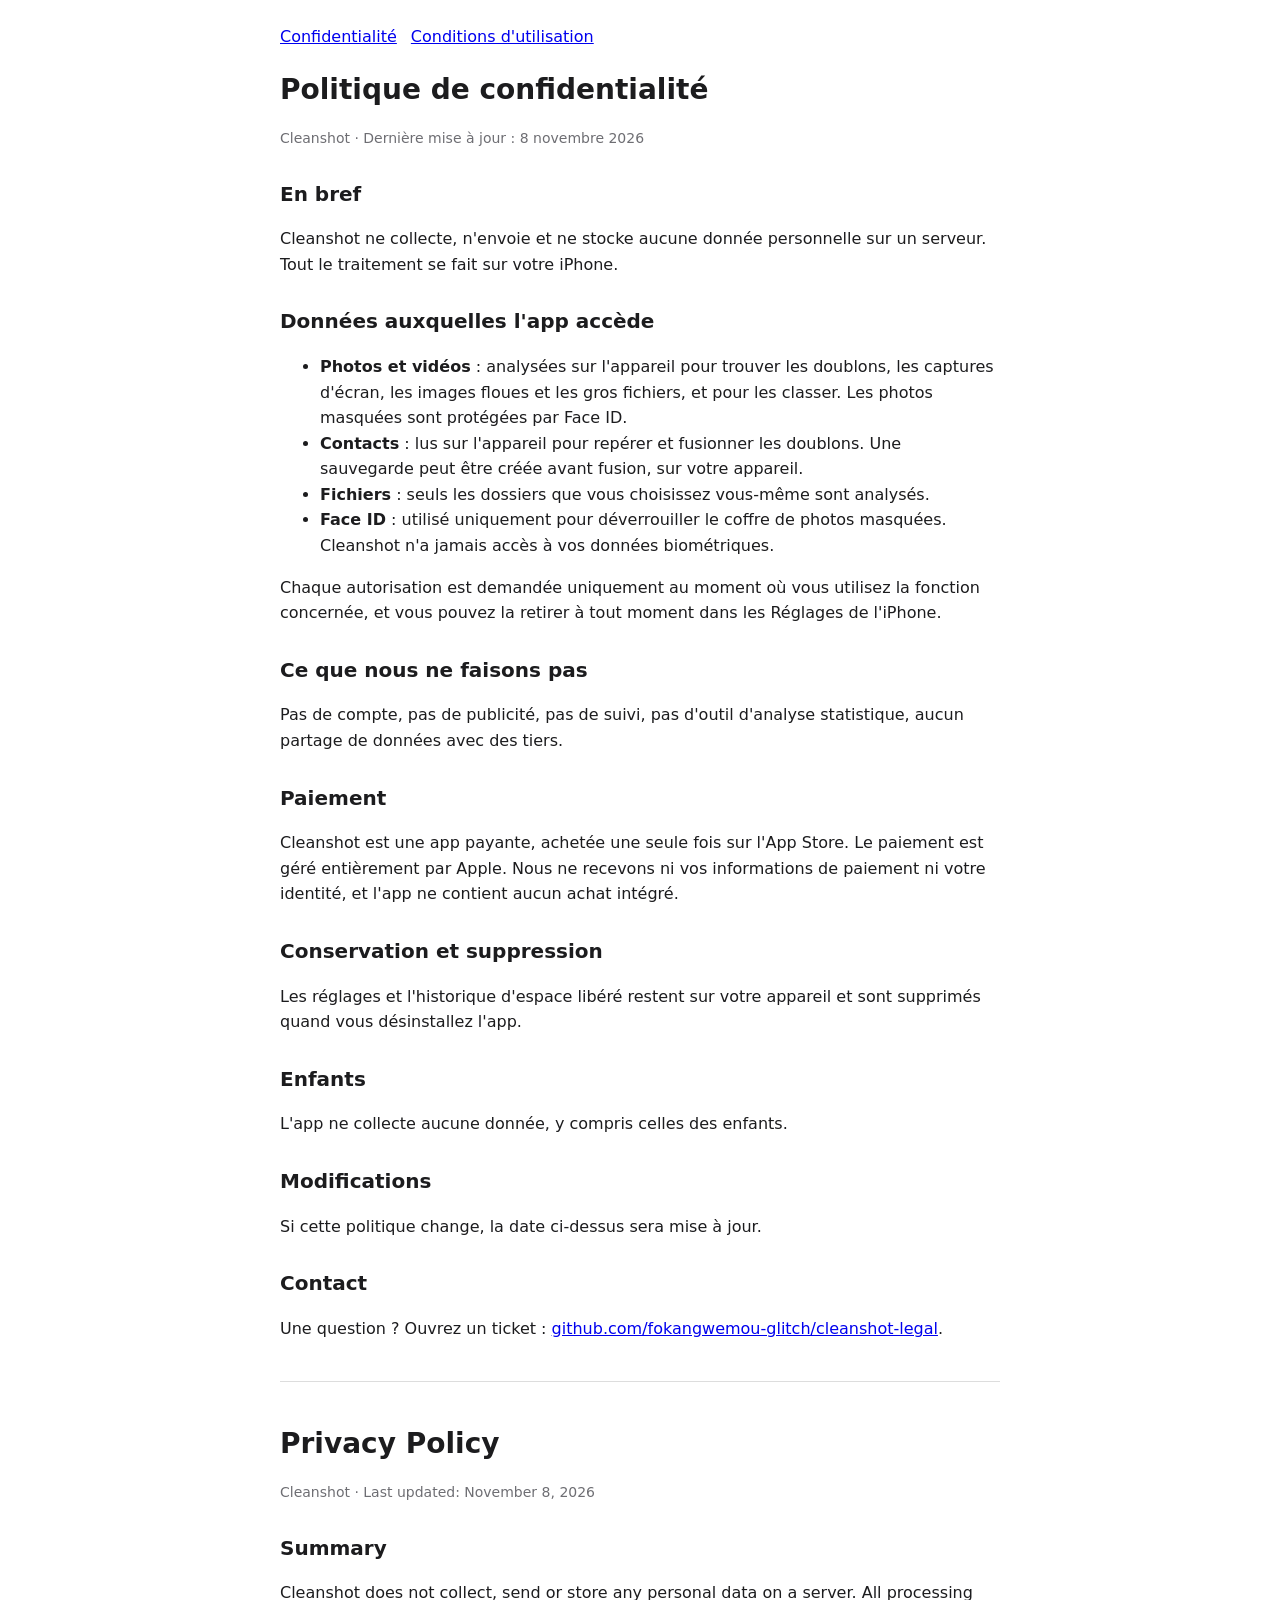
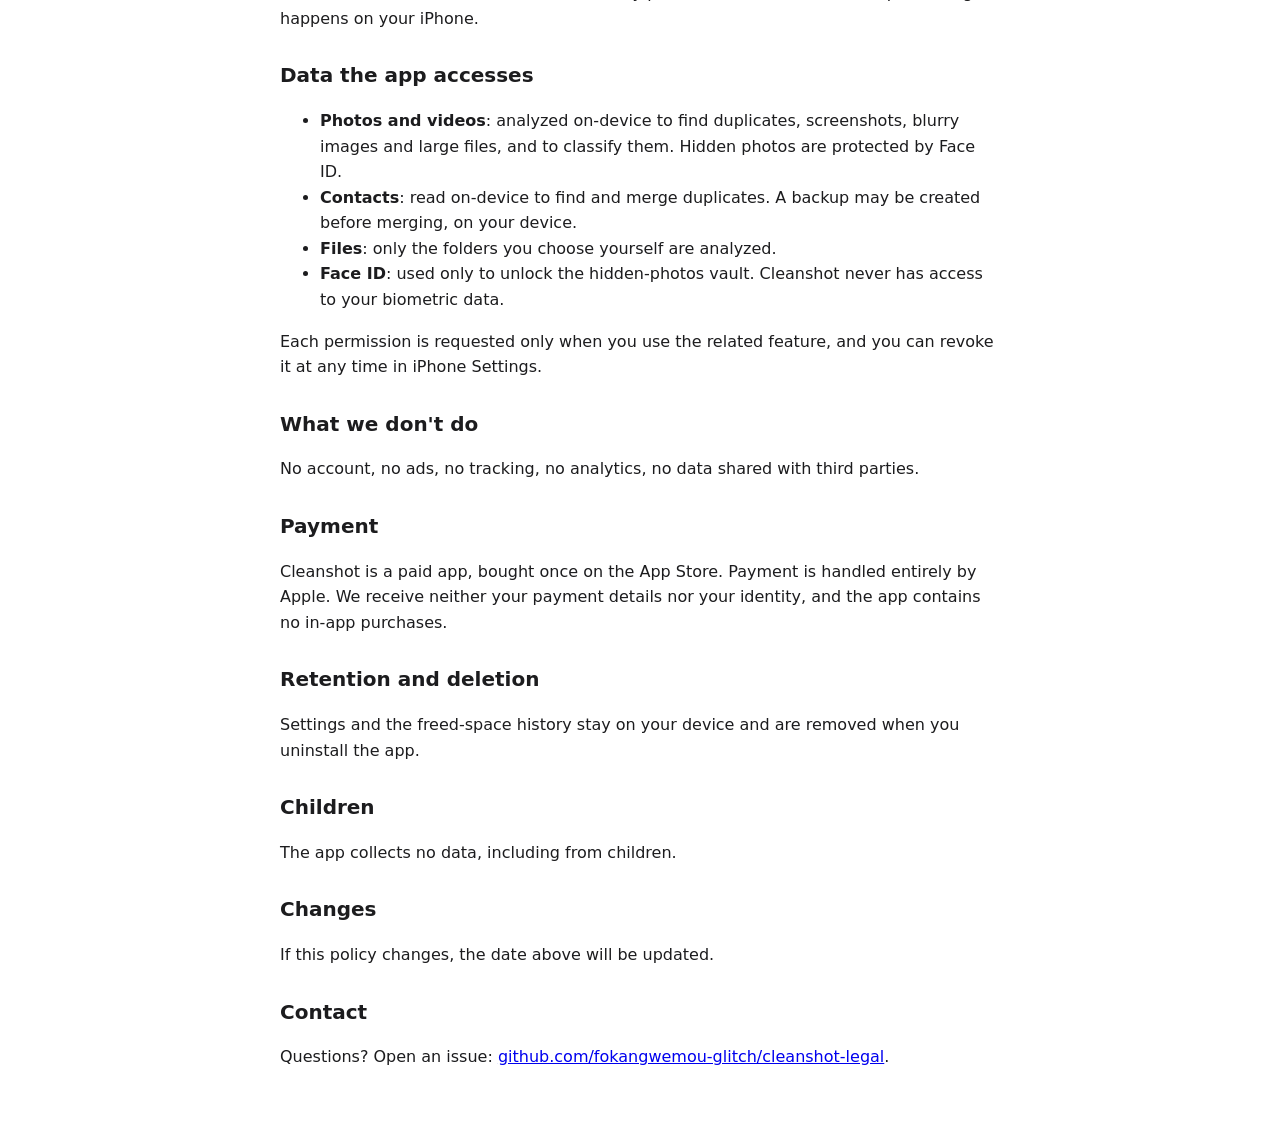
<file: privacy.html>
<!doctype html><html lang="fr"><head><meta charset="utf-8"><meta name="viewport" content="width=device-width,initial-scale=1"><title>Cleanshot – Politique de confidentialité</title><link rel="stylesheet" href="style.css"></head><body>
<nav><a href="privacy.html">Confidentialité</a><a href="terms.html">Conditions d'utilisation</a></nav>
<h1>Politique de confidentialité</h1><p class="d">Cleanshot · Dernière mise à jour : 8 novembre 2026</p>
<h2>En bref</h2><p>Cleanshot ne collecte, n'envoie et ne stocke aucune donnée personnelle sur un serveur. Tout le traitement se fait sur votre iPhone.</p>
<h2>Données auxquelles l'app accède</h2>
<ul><li><b>Photos et vidéos</b> : analysées sur l'appareil pour trouver les doublons, les captures d'écran, les images floues et les gros fichiers, et pour les classer. Les photos masquées sont protégées par Face ID.</li>
<li><b>Contacts</b> : lus sur l'appareil pour repérer et fusionner les doublons. Une sauvegarde peut être créée avant fusion, sur votre appareil.</li>
<li><b>Fichiers</b> : seuls les dossiers que vous choisissez vous-même sont analysés.</li>
<li><b>Face ID</b> : utilisé uniquement pour déverrouiller le coffre de photos masquées. Cleanshot n'a jamais accès à vos données biométriques.</li></ul>
<p>Chaque autorisation est demandée uniquement au moment où vous utilisez la fonction concernée, et vous pouvez la retirer à tout moment dans les Réglages de l'iPhone.</p>
<h2>Ce que nous ne faisons pas</h2><p>Pas de compte, pas de publicité, pas de suivi, pas d'outil d'analyse statistique, aucun partage de données avec des tiers.</p>
<h2>Paiement</h2><p>Cleanshot est une app payante, achetée une seule fois sur l'App Store. Le paiement est géré entièrement par Apple. Nous ne recevons ni vos informations de paiement ni votre identité, et l'app ne contient aucun achat intégré.</p>
<h2>Conservation et suppression</h2><p>Les réglages et l'historique d'espace libéré restent sur votre appareil et sont supprimés quand vous désinstallez l'app.</p>
<h2>Enfants</h2><p>L'app ne collecte aucune donnée, y compris celles des enfants.</p>
<h2>Modifications</h2><p>Si cette politique change, la date ci-dessus sera mise à jour.</p>
<h2>Contact</h2><p>Une question ? Ouvrez un ticket : <a href="https://github.com/fokangwemou-glitch/cleanshot-legal/issues">github.com/fokangwemou-glitch/cleanshot-legal</a>.</p>
<hr>
<h1>Privacy Policy</h1><p class="d">Cleanshot · Last updated: November 8, 2026</p>
<h2>Summary</h2><p>Cleanshot does not collect, send or store any personal data on a server. All processing happens on your iPhone.</p>
<h2>Data the app accesses</h2>
<ul><li><b>Photos and videos</b>: analyzed on-device to find duplicates, screenshots, blurry images and large files, and to classify them. Hidden photos are protected by Face ID.</li>
<li><b>Contacts</b>: read on-device to find and merge duplicates. A backup may be created before merging, on your device.</li>
<li><b>Files</b>: only the folders you choose yourself are analyzed.</li>
<li><b>Face ID</b>: used only to unlock the hidden-photos vault. Cleanshot never has access to your biometric data.</li></ul>
<p>Each permission is requested only when you use the related feature, and you can revoke it at any time in iPhone Settings.</p>
<h2>What we don't do</h2><p>No account, no ads, no tracking, no analytics, no data shared with third parties.</p>
<h2>Payment</h2><p>Cleanshot is a paid app, bought once on the App Store. Payment is handled entirely by Apple. We receive neither your payment details nor your identity, and the app contains no in-app purchases.</p>
<h2>Retention and deletion</h2><p>Settings and the freed-space history stay on your device and are removed when you uninstall the app.</p>
<h2>Children</h2><p>The app collects no data, including from children.</p>
<h2>Changes</h2><p>If this policy changes, the date above will be updated.</p>
<h2>Contact</h2><p>Questions? Open an issue: <a href="https://github.com/fokangwemou-glitch/cleanshot-legal/issues">github.com/fokangwemou-glitch/cleanshot-legal</a>.</p>
</body></html>
</file>
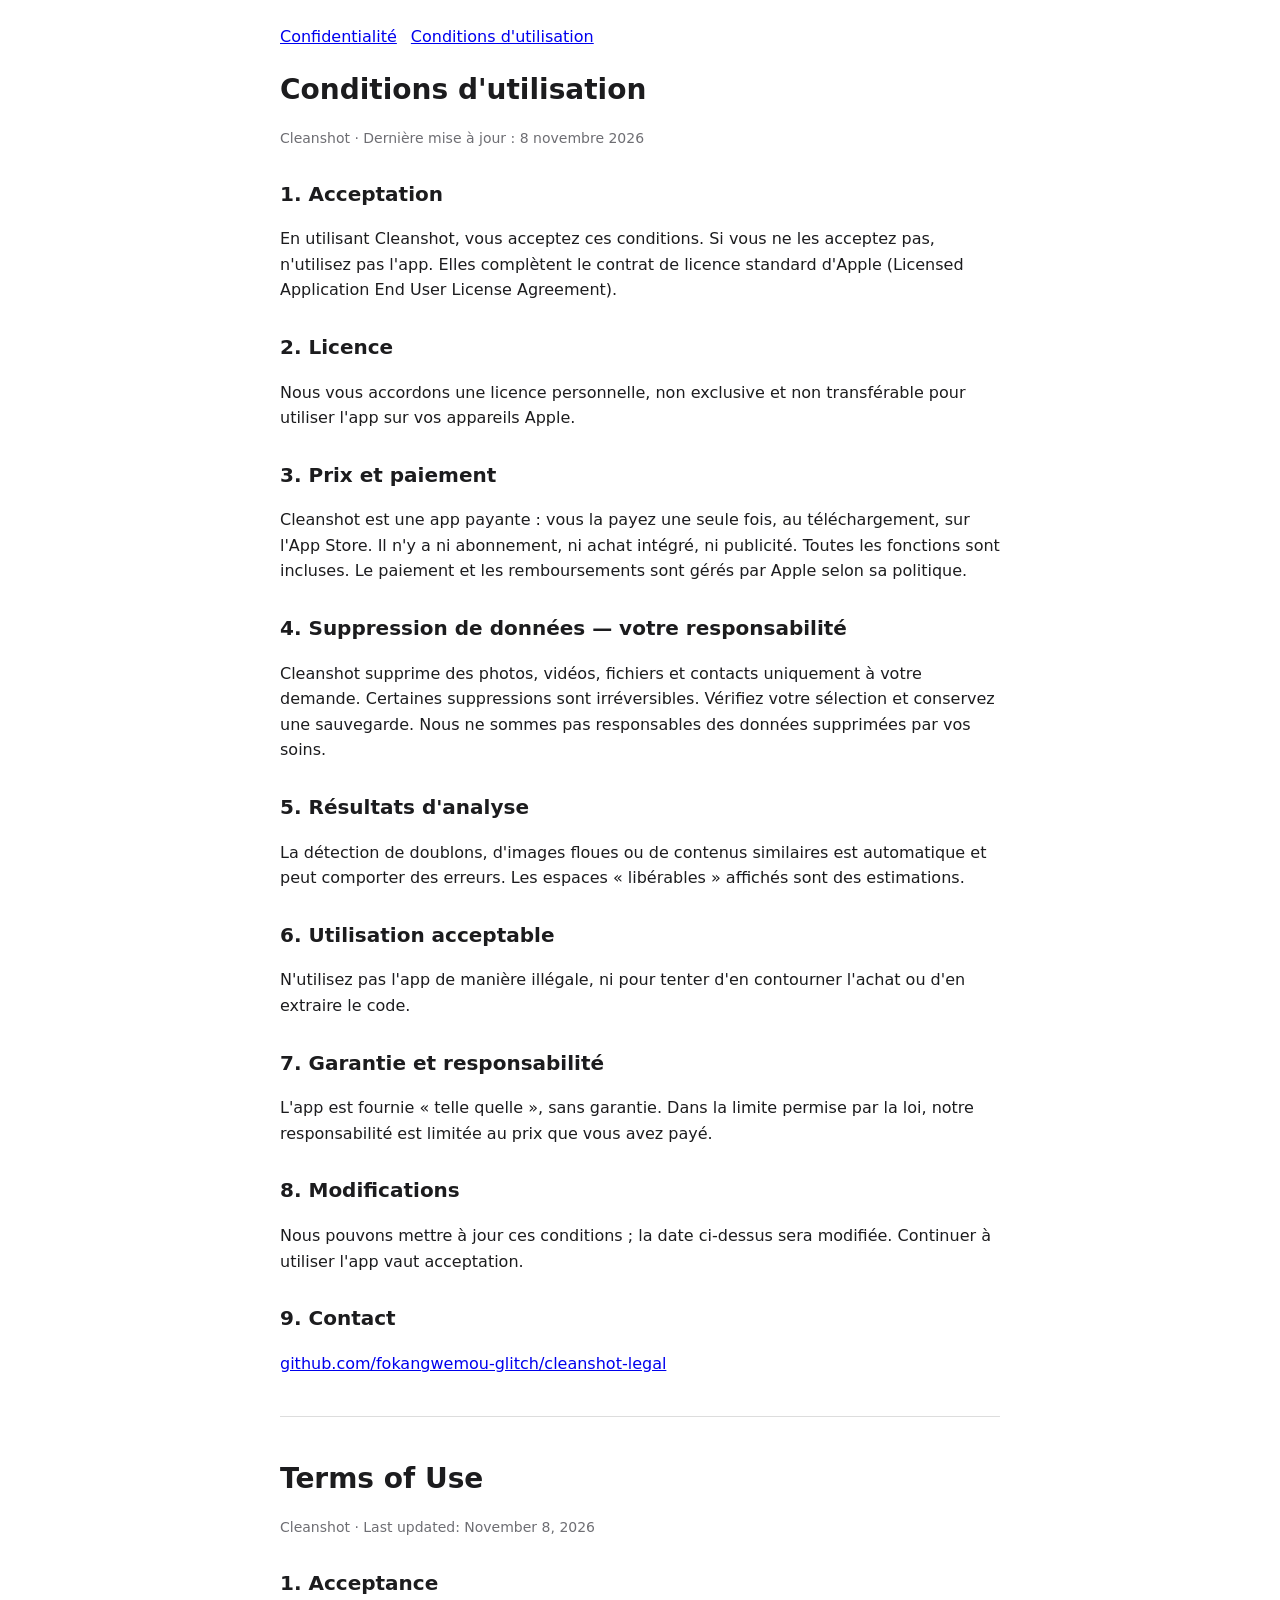
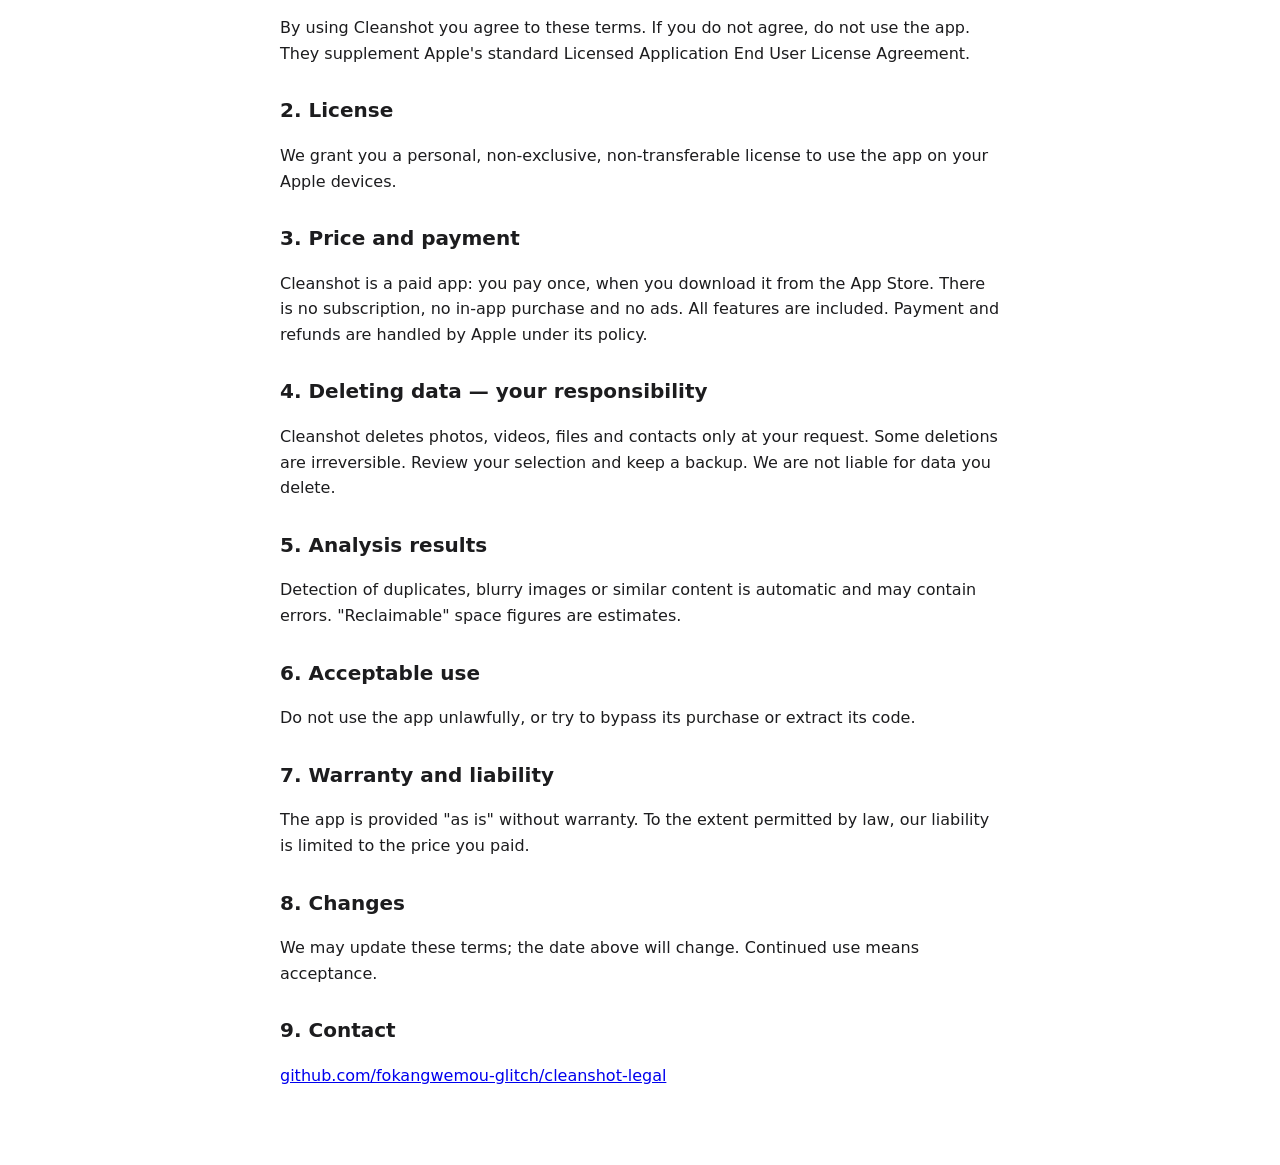
<file: terms.html>
<!doctype html><html lang="fr"><head><meta charset="utf-8"><meta name="viewport" content="width=device-width,initial-scale=1"><title>Cleanshot – Conditions d'utilisation</title><link rel="stylesheet" href="style.css"></head><body>
<nav><a href="privacy.html">Confidentialité</a><a href="terms.html">Conditions d'utilisation</a></nav>
<h1>Conditions d'utilisation</h1><p class="d">Cleanshot · Dernière mise à jour : 8 novembre 2026</p>
<h2>1. Acceptation</h2><p>En utilisant Cleanshot, vous acceptez ces conditions. Si vous ne les acceptez pas, n'utilisez pas l'app. Elles complètent le contrat de licence standard d'Apple (Licensed Application End User License Agreement).</p>
<h2>2. Licence</h2><p>Nous vous accordons une licence personnelle, non exclusive et non transférable pour utiliser l'app sur vos appareils Apple.</p>
<h2>3. Prix et paiement</h2><p>Cleanshot est une app payante : vous la payez une seule fois, au téléchargement, sur l'App Store. Il n'y a ni abonnement, ni achat intégré, ni publicité. Toutes les fonctions sont incluses. Le paiement et les remboursements sont gérés par Apple selon sa politique.</p>
<h2>4. Suppression de données — votre responsabilité</h2><p>Cleanshot supprime des photos, vidéos, fichiers et contacts uniquement à votre demande. Certaines suppressions sont irréversibles. Vérifiez votre sélection et conservez une sauvegarde. Nous ne sommes pas responsables des données supprimées par vos soins.</p>
<h2>5. Résultats d'analyse</h2><p>La détection de doublons, d'images floues ou de contenus similaires est automatique et peut comporter des erreurs. Les espaces « libérables » affichés sont des estimations.</p>
<h2>6. Utilisation acceptable</h2><p>N'utilisez pas l'app de manière illégale, ni pour tenter d'en contourner l'achat ou d'en extraire le code.</p>
<h2>7. Garantie et responsabilité</h2><p>L'app est fournie « telle quelle », sans garantie. Dans la limite permise par la loi, notre responsabilité est limitée au prix que vous avez payé.</p>
<h2>8. Modifications</h2><p>Nous pouvons mettre à jour ces conditions ; la date ci-dessus sera modifiée. Continuer à utiliser l'app vaut acceptation.</p>
<h2>9. Contact</h2><p><a href="https://github.com/fokangwemou-glitch/cleanshot-legal/issues">github.com/fokangwemou-glitch/cleanshot-legal</a></p>
<hr>
<h1>Terms of Use</h1><p class="d">Cleanshot · Last updated: November 8, 2026</p>
<h2>1. Acceptance</h2><p>By using Cleanshot you agree to these terms. If you do not agree, do not use the app. They supplement Apple's standard Licensed Application End User License Agreement.</p>
<h2>2. License</h2><p>We grant you a personal, non-exclusive, non-transferable license to use the app on your Apple devices.</p>
<h2>3. Price and payment</h2><p>Cleanshot is a paid app: you pay once, when you download it from the App Store. There is no subscription, no in-app purchase and no ads. All features are included. Payment and refunds are handled by Apple under its policy.</p>
<h2>4. Deleting data — your responsibility</h2><p>Cleanshot deletes photos, videos, files and contacts only at your request. Some deletions are irreversible. Review your selection and keep a backup. We are not liable for data you delete.</p>
<h2>5. Analysis results</h2><p>Detection of duplicates, blurry images or similar content is automatic and may contain errors. "Reclaimable" space figures are estimates.</p>
<h2>6. Acceptable use</h2><p>Do not use the app unlawfully, or try to bypass its purchase or extract its code.</p>
<h2>7. Warranty and liability</h2><p>The app is provided "as is" without warranty. To the extent permitted by law, our liability is limited to the price you paid.</p>
<h2>8. Changes</h2><p>We may update these terms; the date above will change. Continued use means acceptance.</p>
<h2>9. Contact</h2><p><a href="https://github.com/fokangwemou-glitch/cleanshot-legal/issues">github.com/fokangwemou-glitch/cleanshot-legal</a></p>
</body></html>
</file>
<file: style.css>
body{font:16px/1.6 -apple-system,system-ui,sans-serif;max-width:720px;margin:0 auto;padding:24px 18px 60px;color:#1c1c1e;background:#fff}
h1{font-size:28px;margin-bottom:4px}h2{font-size:20px;margin-top:28px}.d{color:#6e6e73;font-size:14px}
nav a{margin-right:14px}hr{margin:40px 0;border:0;border-top:1px solid #ddd}
@media(prefers-color-scheme:dark){body{background:#000;color:#f2f2f7}.d{color:#98989d}a{color:#4da3ff}hr{border-color:#333}}
</file>
